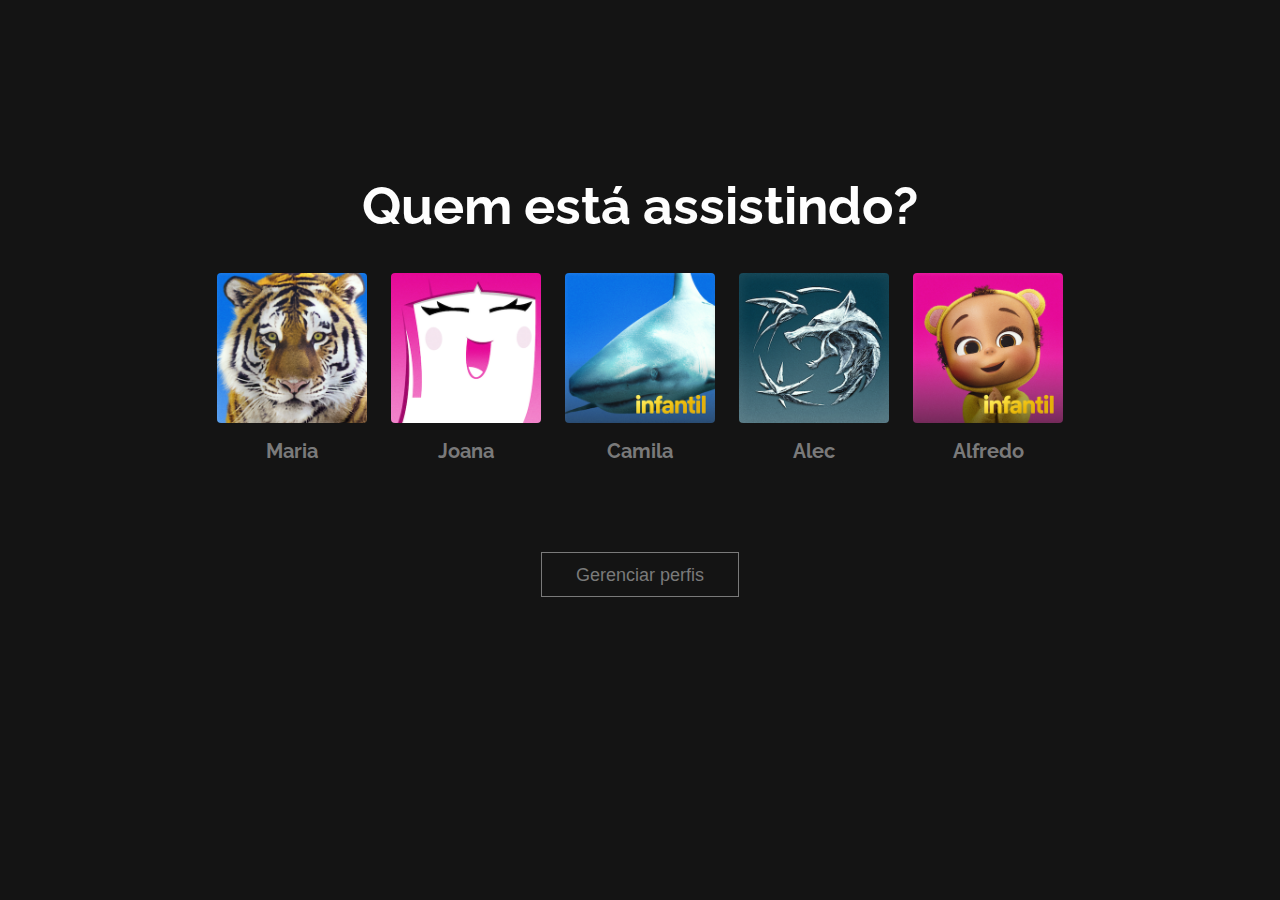
<file: index.html>
<!DOCTYPE html>
<html lang="pt-br">
<head>
    <meta charset="UTF-8">
    <meta http-equiv="X-UA-Compatible" content="IE=edge">
    <meta name="viewport" content="width=device-width, initial-scale=1.0">
    <title>Netflix</title>
    <link rel="stylesheet" type="text/css" href="/css/reset.css" media="screen" />
    <link rel="stylesheet" type="text/css" href="/css/stylesheet.css" media="screen" />
    <link rel="preconnect" href="https://fonts.googleapis.com"><link rel="preconnect" href="https://fonts.gstatic.com" crossorigin><link href="https://fonts.googleapis.com/css2?family=Raleway&display=swap" rel="stylesheet">
</head>

<body class="index">
    <h1 class="titulo1">Quem está assistindo?</h1>
    <div class = "container">
    <ul>
        <li class="individuo">
            <img src="./css/img/usuario1.png">
            <p>Maria</p></li>
        <li class="individuo">
            <img src="./css/img/usuario2.png">
            <p>Joana</p></li>
        <li class="individuo">
            <img src="./css/img/usuario3.png">
            <p>Camila</p></li>
        <li class="individuo"><a href="./browse.html">
            <img src="./css/img/usuario4.png">
            <p>Alec</p></a></li>
        <li class="individuo">
            <img src="./css/img/usuario5.png">
            <p>Alfredo</p></li>
    </ul>
    </div>
    <div>
        <button>Gerenciar perfis</button>
    </div>
</body>
</html>
</file>
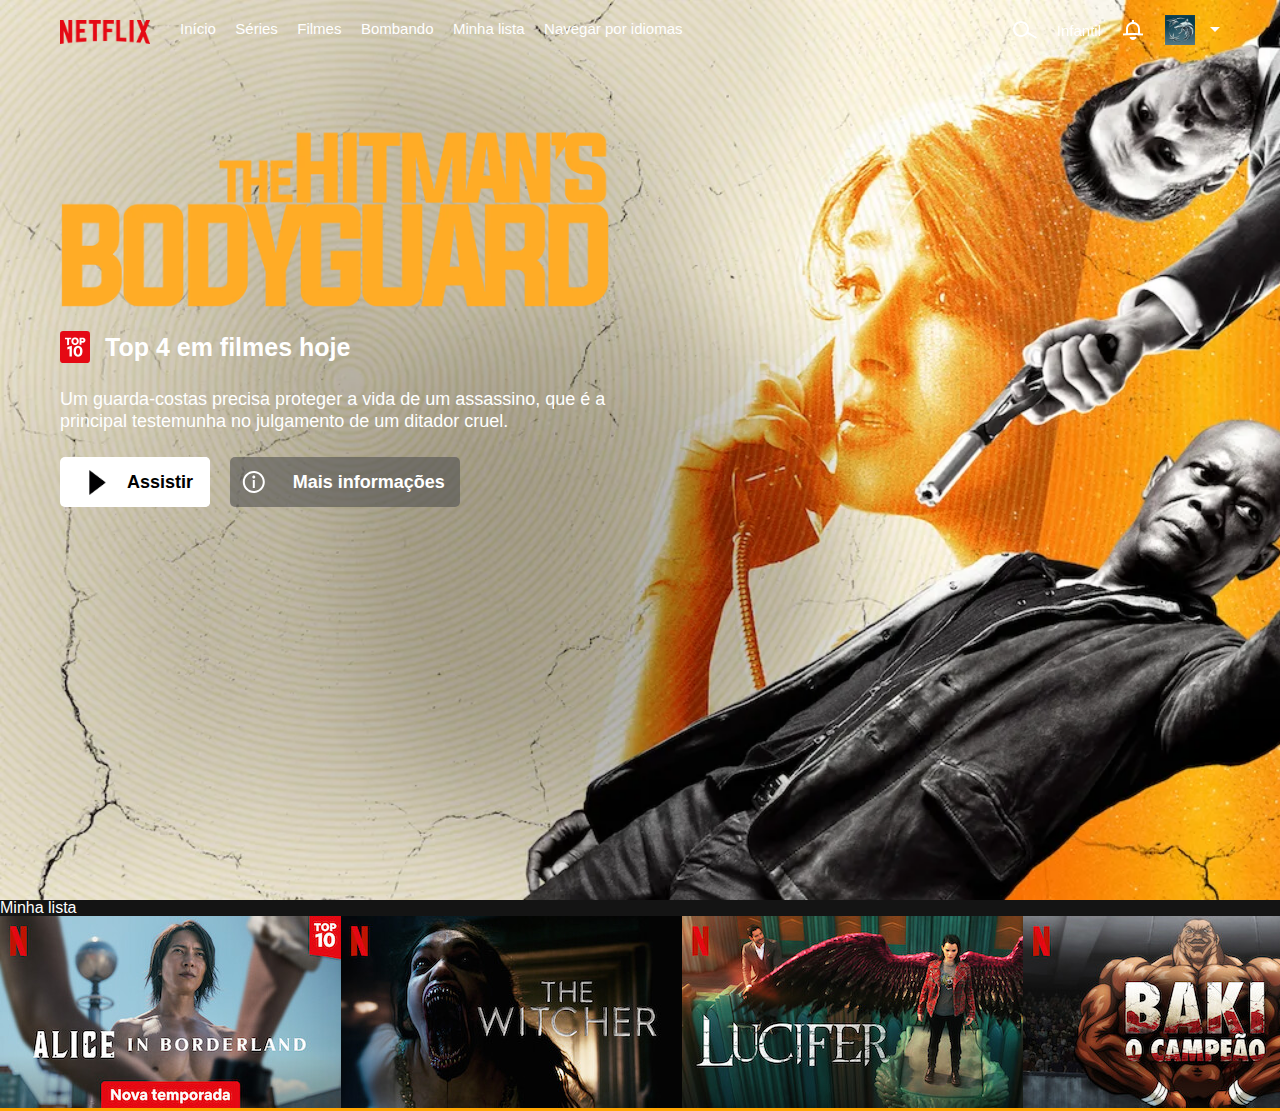
<file: browse.html>
<!DOCTYPE html>
<html lang="pt-br">
<head>
    <meta charset="UTF-8">
    <meta http-equiv="X-UA-Compatible" content="IE=edge">
    <meta name="viewport" content="width=device-width, initial-scale=1.0">
    <title>Início - Netflix</title>
    <link rel="stylesheet" type="text/css" href="/css/reset.css" media="screen" />
    <link rel="stylesheet" type="text/css" href="/css/stylesheet.css" media="screen" />
    <link rel="preconnect" href="https://fonts.googleapis.com"><link rel="preconnect" href="https://fonts.gstatic.com" crossorigin><link href="https://fonts.googleapis.com/css2?family=Raleway&display=swap" rel="stylesheet">
</head>
<body class="browse">
    <header>
        <nav class="navegacao">
            <div class="nav1">
                <div class="logo1">
                    <img src="./css/img/logo.png" alt="Netflix logo">
                </div>
                <div class="nav1-list">
                    <ul>
                        <li>Início</li>
                        <li>Séries</li>
                        <li>Filmes</li>
                        <li>Bombando</li>
                        <li>Minha lista</li>
                        <li>Navegar por idiomas</li>
                    </ul>
                </div>
            </div>
            <div class="nav2">
                <ul>
                    <li>
                        <svg width="24" height="24" viewBox="0 0 24 24" fill="none" xmlns="http://www.w3.org/2000/svg" class="search-icon"><path fill-rule="evenodd" clip-rule="evenodd" d="M14 11C14 14.3137 11.3137 17 8 17C4.68629 17 2 14.3137 2 11C2 7.68629 4.68629 5 8 5C11.3137 5 14 7.68629 14 11ZM14.3623 15.8506C12.9006 17.7649 10.5945 19 8 19C3.58172 19 0 15.4183 0 11C0 6.58172 3.58172 3 8 3C12.4183 3 16 6.58172 16 11C16 12.1076 15.7749 13.1626 15.368 14.1218L24.0022 19.1352L22.9979 20.8648L14.3623 15.8506Z" fill="currentColor"></path></svg>
                    </li>
                    <li><p>Infantil</p></li>
                    <li>
                        <svg width="24" height="24" viewBox="0 0 24 24" fill="none" xmlns="http://www.w3.org/2000/svg" class="Hawkins-Icon Hawkins-Icon-Standard"><path fill-rule="evenodd" clip-rule="evenodd" d="M13 4.07092C16.3922 4.55624 18.9998 7.4736 18.9998 11V15.2538C20.0486 15.3307 21.0848 15.4245 22.107 15.5347L21.8926 17.5232C18.7219 17.1813 15.409 17 11.9998 17C8.59056 17 5.27764 17.1813 2.10699 17.5232L1.89258 15.5347C2.91473 15.4245 3.95095 15.3307 4.99978 15.2538V11C4.99978 7.47345 7.6076 4.55599 11 4.07086V2L13 2V4.07092ZM16.9998 15.1287V11C16.9998 8.23858 14.7612 6 11.9998 6C9.23836 6 6.99978 8.23858 6.99978 11V15.1287C8.64041 15.0437 10.3089 15 11.9998 15C13.6907 15 15.3591 15.0437 16.9998 15.1287ZM8.62568 19.3712C8.6621 20.5173 10.1509 22 11.9993 22C13.8477 22 15.3365 20.5173 15.373 19.3712C15.38 19.1489 15.1756 19 14.9531 19H9.04555C8.82308 19 8.61862 19.1489 8.62568 19.3712Z" fill="currentColor"></path></svg>
                    </li>
                    <li>
                        <img src="./css/img/usuario4.png" alt="Ícone do usuário">
                        <span class="triangulo"></span>
                    </li>
                </ul>            
            </div>
        </nav>

        <div class="logo-filme">
            <img src="./css/img/destaque6.webp" alt="Logo do filme em destaque">
        </div>

        <div class="top10">
            <svg viewBox="0 0 28 30" class="svg-icon svg-icon-top-10-badge"><rect x="0" width="28" height="30" rx="3" fill="#e50914"></rect><path d="M16.8211527,22.1690594 C17.4133103,22.1690594 17.8777709,21.8857503 18.2145345,21.3197261 C18.5512982,20.7531079 18.719977,19.9572291 18.719977,18.9309018 C18.719977,17.9045745 18.5512982,17.1081018 18.2145345,16.5414836 C17.8777709,15.9754594 17.4133103,15.6921503 16.8211527,15.6921503 C16.2289952,15.6921503 15.7645345,15.9754594 15.427177,16.5414836 C15.0904133,17.1081018 14.9223285,17.9045745 14.9223285,18.9309018 C14.9223285,19.9572291 15.0904133,20.7531079 15.427177,21.3197261 C15.7645345,21.8857503 16.2289952,22.1690594 16.8211527,22.1690594 M16.8211527,24.0708533 C15.9872618,24.0708533 15.2579042,23.8605988 14.6324861,23.4406836 C14.0076618,23.0207685 13.5247891,22.4262352 13.1856497,21.6564897 C12.8465103,20.8867442 12.6766436,19.9786109 12.6766436,18.9309018 C12.6766436,17.8921018 12.8465103,16.9857503 13.1856497,16.2118473 C13.5247891,15.4379442 14.0076618,14.8410352 14.6324861,14.4205261 C15.2579042,14.0006109 15.9872618,13.7903564 16.8211527,13.7903564 C17.6544497,13.7903564 18.3844012,14.0006109 19.0098194,14.4205261 C19.6352376,14.8410352 20.1169224,15.4379442 20.4566558,16.2118473 C20.7952012,16.9857503 20.9656618,17.8921018 20.9656618,18.9309018 C20.9656618,19.9786109 20.7952012,20.8867442 20.4566558,21.6564897 C20.1169224,22.4262352 19.6352376,23.0207685 19.0098194,23.4406836 C18.3844012,23.8605988 17.6544497,24.0708533 16.8211527,24.0708533" fill="#FFFFFF"></path><polygon fill="#FFFFFF" points="8.86676 23.9094206 8.86676 16.6651418 6.88122061 17.1783055 6.88122061 14.9266812 11.0750267 13.8558085 11.0750267 23.9094206"></polygon><path d="M20.0388194,9.42258545 L20.8085648,9.42258545 C21.1886861,9.42258545 21.4642739,9.34834303 21.6353285,9.19926424 C21.806383,9.05077939 21.8919103,8.83993091 21.8919103,8.56731273 C21.8919103,8.30122788 21.806383,8.09572485 21.6353285,7.94961576 C21.4642739,7.80410061 21.1886861,7.73104606 20.8085648,7.73104606 L20.0388194,7.73104606 L20.0388194,9.42258545 Z M18.2332436,12.8341733 L18.2332436,6.22006424 L21.0936558,6.22006424 C21.6323588,6.22006424 22.0974133,6.31806424 22.4906012,6.51465818 C22.8831952,6.71125212 23.1872921,6.98684 23.4028921,7.34142182 C23.6178982,7.69659758 23.7259952,8.10522788 23.7259952,8.56731273 C23.7259952,9.04246424 23.6178982,9.45762788 23.4028921,9.8122097 C23.1872921,10.1667915 22.8831952,10.4429733 22.4906012,10.6389733 C22.0974133,10.8355673 21.6323588,10.9335673 21.0936558,10.9335673 L20.0388194,10.9335673 L20.0388194,12.8341733 L18.2332436,12.8341733 Z" fill="#FFFFFF"></path><path d="M14.0706788,11.3992752 C14.3937818,11.3992752 14.6770909,11.322063 14.9212,11.1664509 C15.1653091,11.0114327 15.3553697,10.792863 15.4913818,10.5107418 C15.6279879,10.2286206 15.695697,9.90136 15.695697,9.52717818 C15.695697,9.1535903 15.6279879,8.82573576 15.4913818,8.54361455 C15.3553697,8.26149333 15.1653091,8.04351758 14.9212,7.88790545 C14.6770909,7.73288727 14.3937818,7.65508121 14.0706788,7.65508121 C13.7475758,7.65508121 13.4642667,7.73288727 13.2201576,7.88790545 C12.9760485,8.04351758 12.7859879,8.26149333 12.6499758,8.54361455 C12.5139636,8.82573576 12.4456606,9.1535903 12.4456606,9.52717818 C12.4456606,9.90136 12.5139636,10.2286206 12.6499758,10.5107418 C12.7859879,10.792863 12.9760485,11.0114327 13.2201576,11.1664509 C13.4642667,11.322063 13.7475758,11.3992752 14.0706788,11.3992752 M14.0706788,12.9957842 C13.5634545,12.9957842 13.0995879,12.9090691 12.6784848,12.7344509 C12.2573818,12.5604267 11.8915152,12.3163176 11.5808848,12.0027176 C11.2708485,11.6891176 11.0314909,11.322063 10.8634061,10.9003661 C10.6953212,10.479263 10.6115758,10.0213358 10.6115758,9.52717818 C10.6115758,9.03302061 10.6953212,8.57568727 10.8634061,8.1539903 C11.0314909,7.73288727 11.2708485,7.36523879 11.5808848,7.05163879 C11.8915152,6.73803879 12.2573818,6.49452364 12.6784848,6.31990545 C13.0995879,6.14588121 13.5634545,6.05857212 14.0706788,6.05857212 C14.577903,6.05857212 15.0417697,6.14588121 15.4628727,6.31990545 C15.8839758,6.49452364 16.2498424,6.73803879 16.5604727,7.05163879 C16.871103,7.36523879 17.1098667,7.73288727 17.2779515,8.1539903 C17.4460364,8.57568727 17.5297818,9.03302061 17.5297818,9.52717818 C17.5297818,10.0213358 17.4460364,10.479263 17.2779515,10.9003661 C17.1098667,11.322063 16.871103,11.6891176 16.5604727,12.0027176 C16.2498424,12.3163176 15.8839758,12.5604267 15.4628727,12.7344509 C15.0417697,12.9090691 14.577903,12.9957842 14.0706788,12.9957842" fill="#FFFFFF"></path><polygon fill="#FFFFFF" points="8.4639503 12.8342327 6.65837455 13.2666206 6.65837455 7.77862061 4.65323515 7.77862061 4.65323515 6.22012364 10.4690897 6.22012364 10.4690897 7.77862061 8.4639503 7.77862061"></polygon></svg>
            <p>Top 4 em filmes hoje</p>
        </div>
        <p class="sinopse-destaque">Um guarda-costas precisa proteger a vida de um assassino, que é a principal testemunha no julgamento de um ditador cruel.</p>
        <div class="botoes">
            <div class="botao1">
                <img src="./css/img/icon1.png" alt="Botão play">
                <p class="botao1">Assistir</p>
            </div>
            <div class="botao2">
                <svg width="24" height="24" viewBox="0 0 24 24" fill="none" xmlns="http://www.w3.org/2000/svg" class="Hawkins-Icon Hawkins-Icon-Standard"><path fill-rule="evenodd" clip-rule="evenodd" d="M12 3C7.02944 3 3 7.02944 3 12C3 16.9706 7.02944 21 12 21C16.9706 21 21 16.9706 21 12C21 7.02944 16.9706 3 12 3ZM1 12C1 5.92487 5.92487 1 12 1C18.0751 1 23 5.92487 23 12C23 18.0751 18.0751 23 12 23C5.92487 23 1 18.0751 1 12ZM13 10V18H11V10H13ZM12 8.5C12.8284 8.5 13.5 7.82843 13.5 7C13.5 6.17157 12.8284 5.5 12 5.5C11.1716 5.5 10.5 6.17157 10.5 7C10.5 7.82843 11.1716 8.5 12 8.5Z" fill="currentColor"></path></svg>
                <p class="botao2">Mais informações</p>
            </div>
        </div>
    </header>

    <section class="minha-lista">
        <h2>Minha lista</h2>
        <ul>
            <li>
                <img src="./css/img/lista1.jpg" alt="Alice in Borderland">
            </li>
            <li>
                <img src="./css/img/lista4.jpg" alt="The Witcher">
            </li>
            <li>
                <img src="./css/img/lista3.jpg" alt="Lucifer">
            </li>
            <li>
                <img src="./css/img/lista2.jpg" alt="Baki, o Campeão">
            </li>
            <li>
                <img src="./css/img/lista6.jpg" alt="Castlevania">
            </li>
            <li>
                <img src="./css/img/lista7.jpg" alt="Arcane">
            </li>
            <li>
                <img src="./css/img/lista8.jpg" alt="Por Lugares Incríveis">
            </li>
            <li>
                <img src="./css/img/lista9.jpg" alt="O Gambito da Rainha">
            </li>
        </ul>
    </section>
</body>
</html>
</file>
<file: css/stylesheet.css>
.index{
    background-color: #141414;
    text-align: center;
    font-family:'Raleway', sans-serif;
}

.titulo1 {
    color: #fefefe;
    font-size: 52px;
    font-weight: bold;
    width: auto;
    margin-top: 180px;
    margin-bottom: 15px;
}

.container {
    align-content: center;
    justify-content: center;
    width: 900px;
    margin: 100px;
    display:inline;
}

.container img {
    width: 150px;
    height: 150px;
    cursor: pointer;
    border-radius: 4px;
}

.container img:hover {
    border:3.5px solid white;
}

.individuo:hover {
    color: white;
}

.container p {
    margin: 15px;
    font-size: 20px;
    font-weight: bold;
}

.individuo {
    border-radius: 3px;
    display: inline-block;
    margin: 10px;
    color: #7a7a7a;
    cursor: pointer;
}

.individuo a {
    text-decoration: none;
    color: #7a7a7a;
}

button {
    color: #7a7a7a;
    font-size: 18px;
    border: 1px solid #7a7a7a;
    background-color: #141414;
    outline: none;
    text-shadow: none;
    margin-top: 50px;
    padding: 12px;
    width: 198px;
    height: 45px;
    cursor: pointer;
}

button:hover {
    color: white;
    border: 1px solid white;
}

/* AQUI COMEÇA A HOME */

.browse {
    background-color: #141414;
    font-family: Arial, Helvetica, sans-serif;
}

.logo1 img {
    width: 100px;
    margin-left: 60px;
    margin-top: 20px;
    max-width: 90px;
    float: left;
}

.navegacao {
    display: flex;
    width: 100%;
}

.navegacao div {
    display: flex;
    color: white;
}

.nav1 li {
    display: inline-flex;
    max-width: 150px;
    margin-left: 15px;
    font-size: 15px;
}

.nav1-list {
    margin-top: 21px;
    margin-left: 15px;
}

.nav2 {
    position: fixed;
    right: 60px;
    top: 15px;
}

.nav2 ul {
    display: flex;
    gap: 20px;
    align-items: center;
}

.nav2 li {
    font-size: 15px;
    display: flex;
}

.nav2 img {
    max-width: 30px;
}

.triangulo {
    border-color: #fff transparent transparent;
    border-style: solid;
    border-width: 5px 5px 0;
    transition: transform 367ms cubic-bezier(.21,0,.07,1);
    margin-left: 15px;
    margin-top: 12px;
}

header {
    background-image: url(./img/destaque5.webp);
    background-color: #141414;
    background-size: cover;
    height: 100vh;
    background-repeat: no-repeat;
    background-attachment: scroll;
}

.logo-filme img {
    margin-left: 60px;
    width: 550px;
    margin-top: 30px;
}

.top10 {
    margin-top: 20px;
    color: white;
    width: 600px;
    display: flex;
    margin-left: 60px;
    align-items: center;
    font-size: 25px;
    font-weight: bold;
    /*adicionar shadow na fonte do parágrafo e título, aka .top10 p*/
}

.top10 p {
    margin-left: 15px;
}

.top10 svg {
    max-width: 30px;
}

.sinopse-destaque {
    color: white;
    margin-left: 60px;
    margin-top: 25px;
    max-width: 550px;
    font-size: 18px;
    line-height: 22px;
}

.botoes {
    display: inline-flex;
    margin-left: 60px;
    margin-top: 25px;
    justify-content: space-between;
    width: 400px;
}

.botao1 {
    background-color: white;
    color: black;
    font-size: 18px;
    display: flex;
    line-height: 25px;
    height: 50px;
    width: 150px;
    border-radius: 5px;
    justify-content: center;
    align-items: center;
    font-weight: bold;
}

.botao1 img {
    max-width: 30px;
    max-height: 25px;
    margin-left: 25px;
}

.botao2 {
    background-color: rgba(80, 80, 80, 0.6);
    color: white;
    font-size: 18px;
    display: flex;
    width: 230px;
    border-radius: 5px;
    justify-content: center;
    align-items: center;
    font-weight: bold;
    gap: -10px;
}

.botao2 p {
    background-color: rgba(80, 80, 80, 0);
}

.botao2 svg {
    width: 60px;
}

.minha-lista {
    color: white;
}

.minha-lista ul {
    background-color: red;
    display: inline-flex;
}

.minha-lista li {
    background-color: orange;
}
</file>
